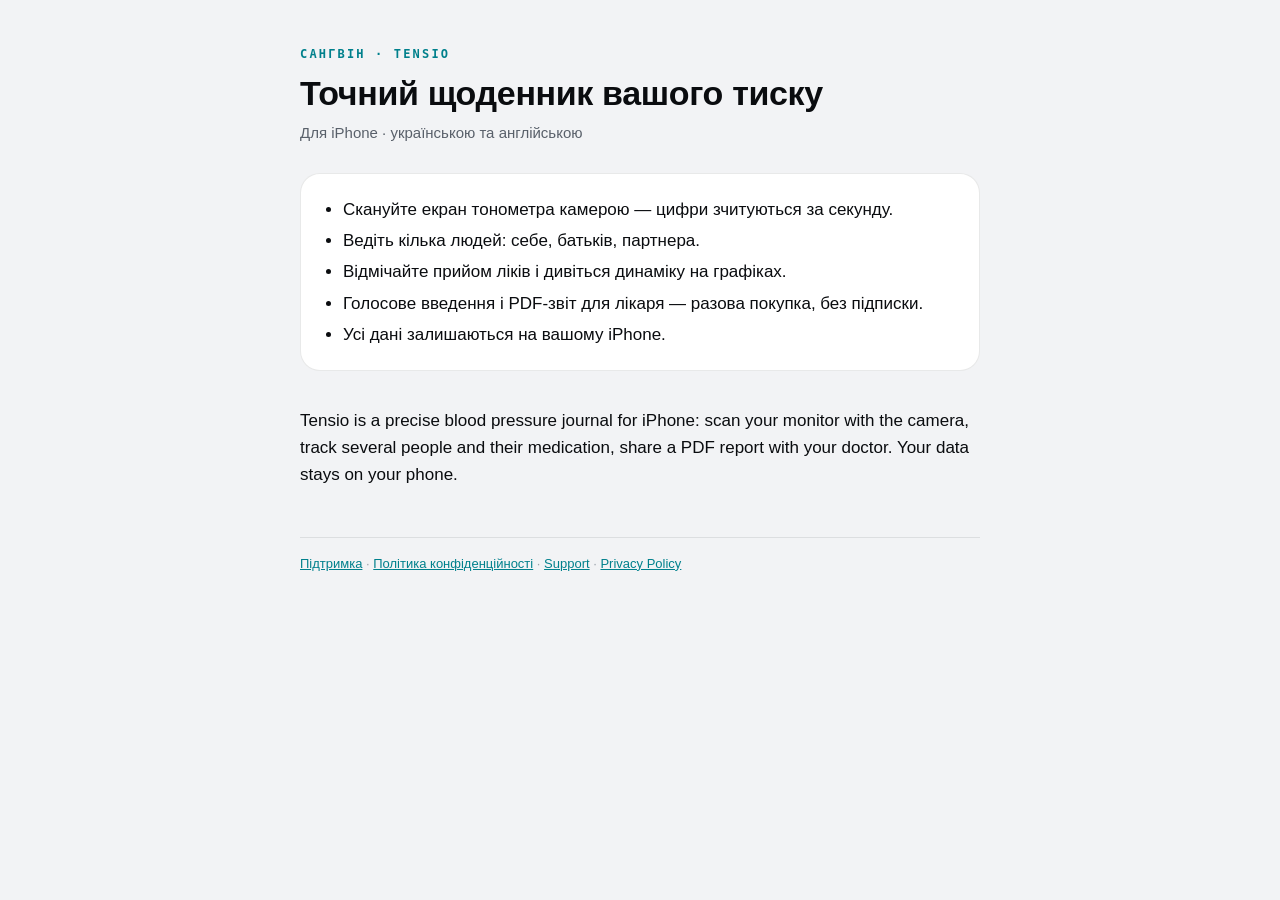
<file: index.html>
<!doctype html>
<html lang="uk">
<head>
  <meta charset="utf-8">
  <meta name="viewport" content="width=device-width, initial-scale=1">
  <title>Сангвін — щоденник тиску</title>
  <meta name="description" content="Сангвін (Tensio) — точний щоденник артеріального тиску для iPhone. Скануйте тонометр камерою, диктуйте або вводьте цифри. Дані залишаються на вашому телефоні.">
  <link rel="stylesheet" href="style.css">
</head>
<body>
<main>
  <div class="eyebrow">Сангвін · Tensio</div>
  <h1>Точний щоденник вашого тиску</h1>
  <p class="meta">Для iPhone · українською та англійською</p>

  <div class="summary">
    <ul>
      <li>Скануйте екран тонометра камерою — цифри зчитуються за секунду.</li>
      <li>Ведіть кілька людей: себе, батьків, партнера.</li>
      <li>Відмічайте прийом ліків і дивіться динаміку на графіках.</li>
      <li>Голосове введення і PDF-звіт для лікаря — разова покупка, без підписки.</li>
      <li>Усі дані залишаються на вашому iPhone.</li>
    </ul>
  </div>

  <p lang="en">Tensio is a precise blood pressure journal for iPhone: scan your monitor with the camera, track several people and their medication, share a PDF report with your doctor. Your data stays on your phone.</p>

  <footer>
    <a href="support/">Підтримка</a> · <a href="privacy/">Політика конфіденційності</a> ·
    <a href="support/en.html">Support</a> · <a href="privacy/en.html">Privacy Policy</a>
  </footer>
</main>
</body>
</html>
</file>
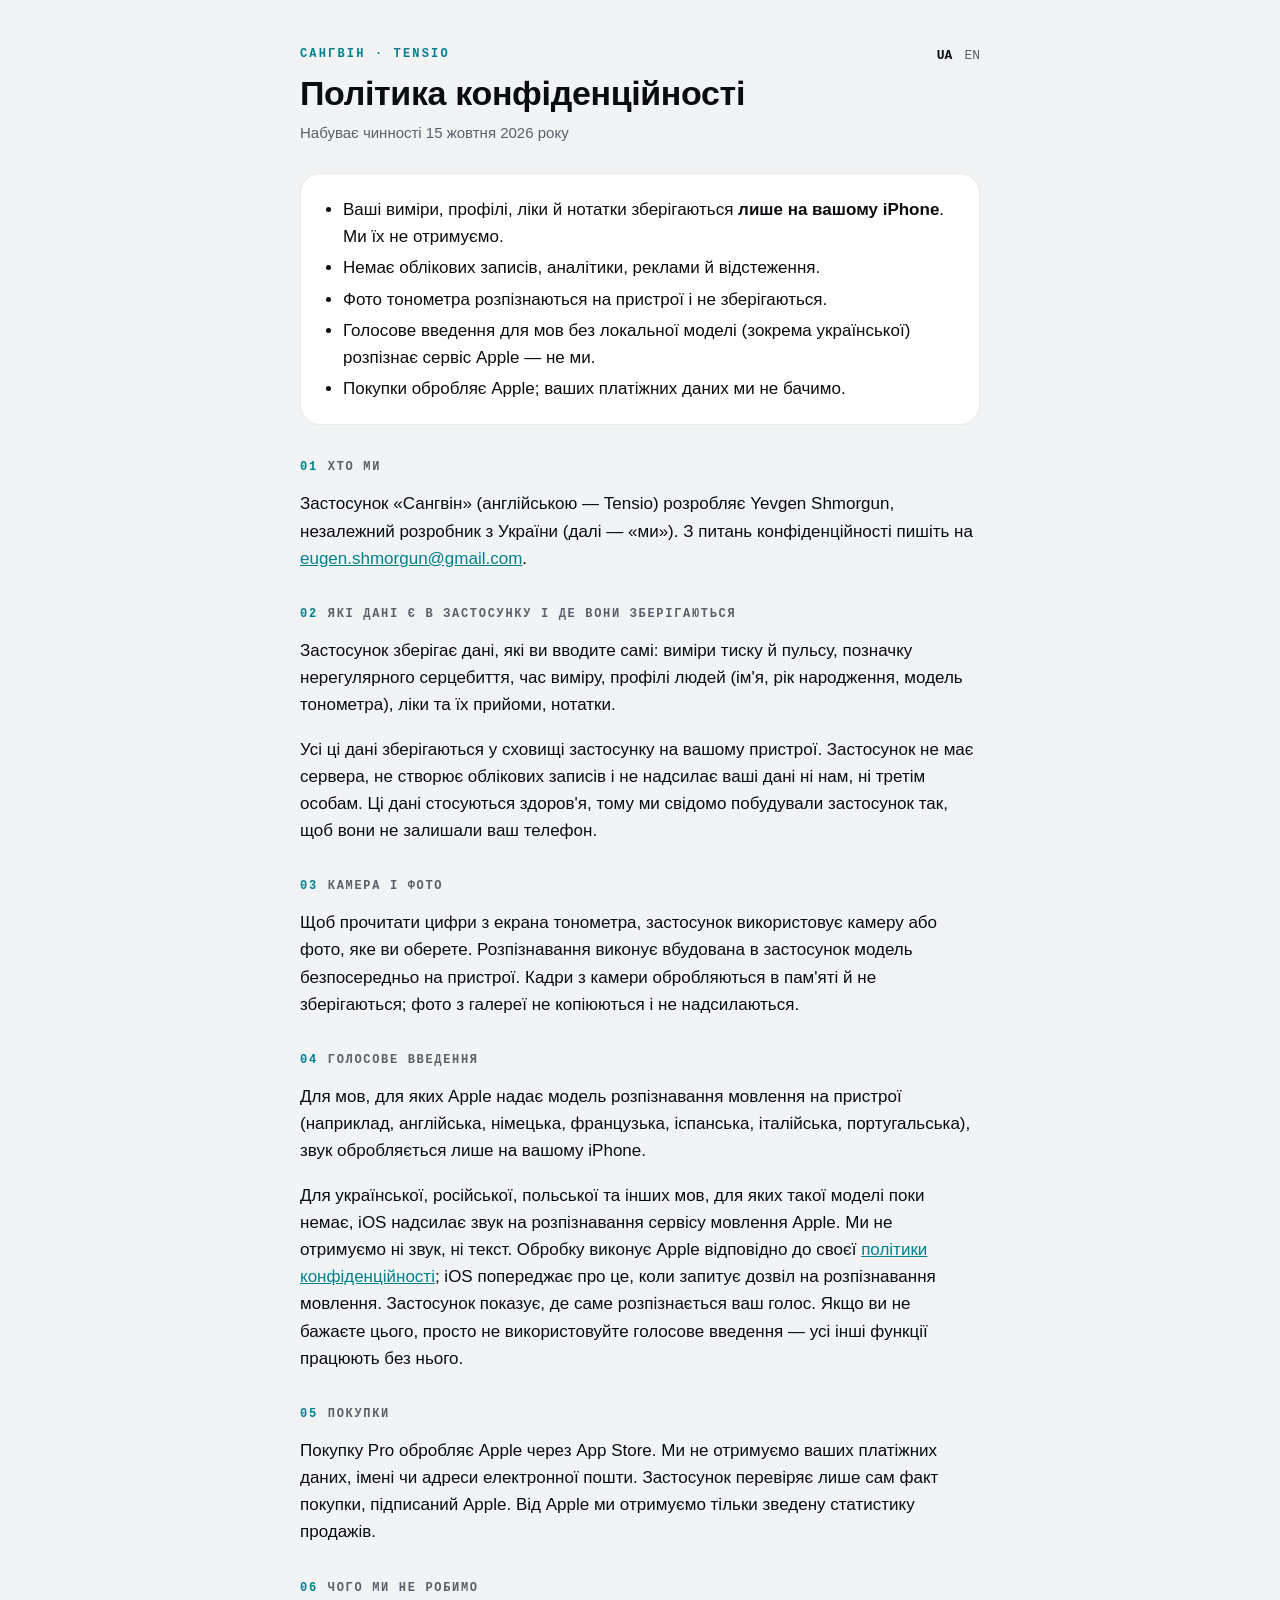
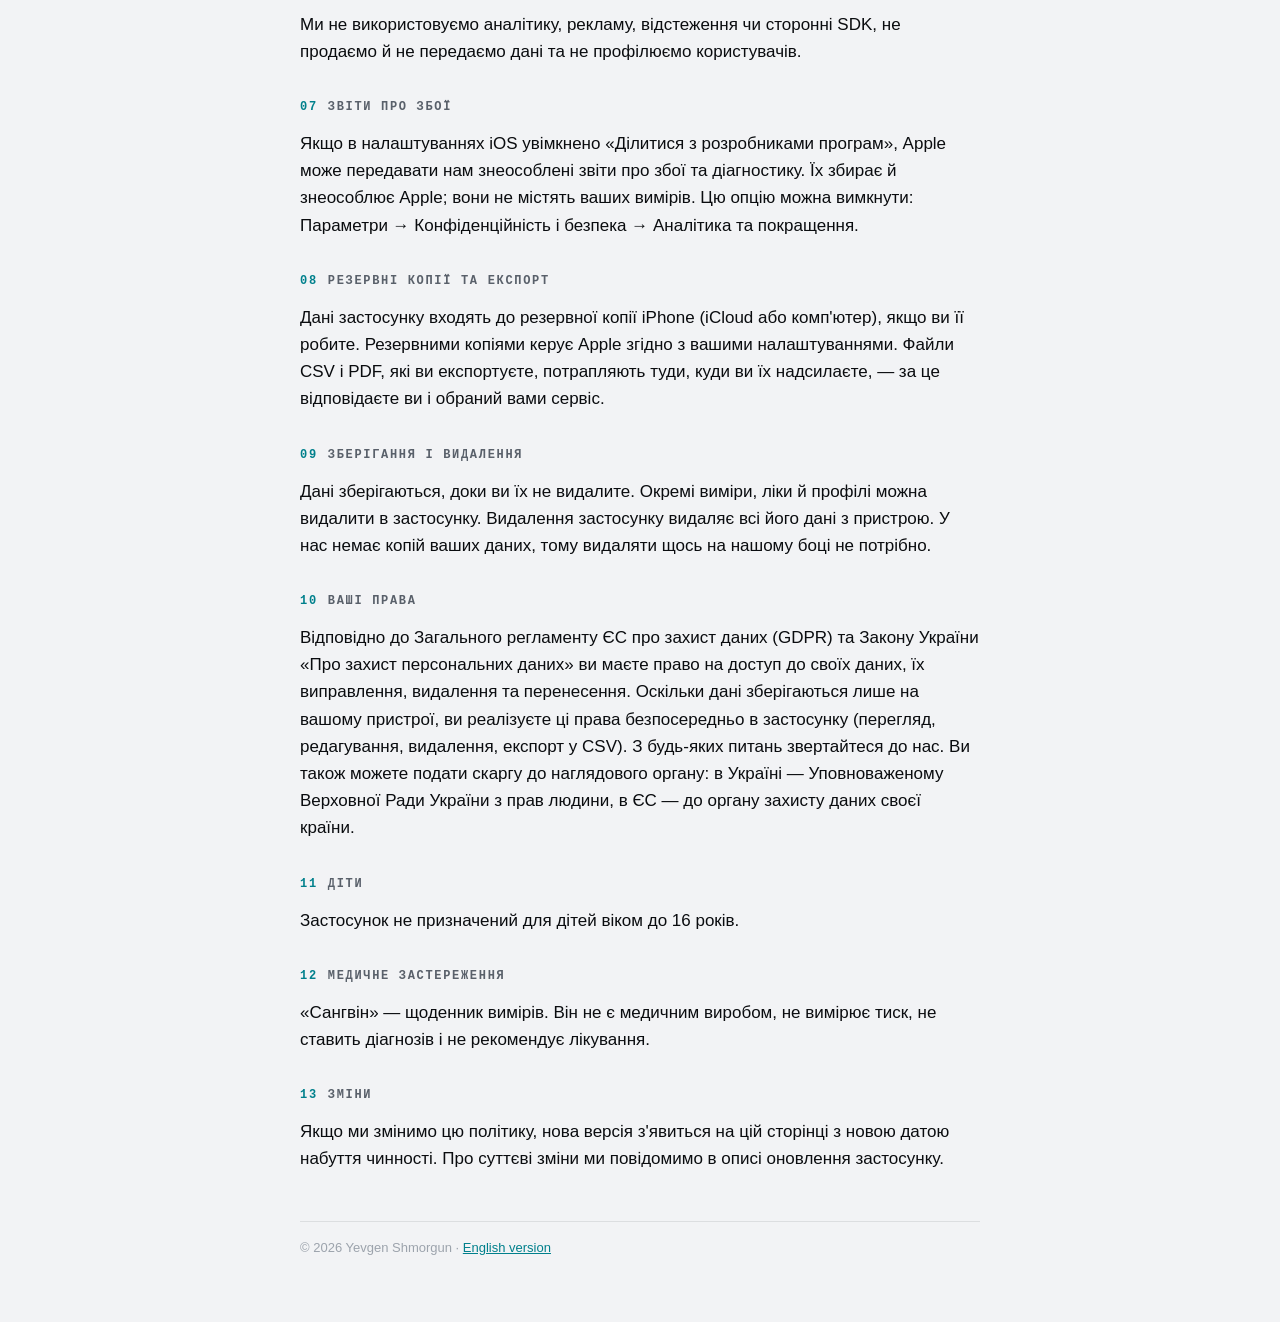
<file: privacy/index.html>
<!doctype html>
<html lang="uk">
<head>
  <meta charset="utf-8">
  <meta name="viewport" content="width=device-width, initial-scale=1">
  <title>Політика конфіденційності — Сангвін</title>
  <meta name="description" content="Як застосунок Сангвін (Tensio) поводиться з вашими даними: виміри зберігаються лише на вашому iPhone.">
  <link rel="alternate" hreflang="en" href="en.html">
  <link rel="stylesheet" href="../style.css">
</head>
<body>
<main>
  <nav class="lang"><a href="index.html" aria-current="page">UA</a><a href="en.html">EN</a></nav>
  <div class="eyebrow">Сангвін · Tensio</div>
  <h1>Політика конфіденційності</h1>
  <p class="meta">Набуває чинності 15 жовтня 2026 року</p>

  <div class="summary">
    <ul>
      <li>Ваші виміри, профілі, ліки й нотатки зберігаються <strong>лише на вашому iPhone</strong>. Ми їх не отримуємо.</li>
      <li>Немає облікових записів, аналітики, реклами й відстеження.</li>
      <li>Фото тонометра розпізнаються на пристрої і не зберігаються.</li>
      <li>Голосове введення для мов без локальної моделі (зокрема української) розпізнає сервіс Apple — не ми.</li>
      <li>Покупки обробляє Apple; ваших платіжних даних ми не бачимо.</li>
    </ul>
  </div>

  <h2><span class="n">01</span> Хто ми</h2>
  <p>Застосунок «Сангвін» (англійською — Tensio) розробляє Yevgen Shmorgun, незалежний розробник з України (далі — «ми»). З питань конфіденційності пишіть на <a href="mailto:eugen.shmorgun@gmail.com">eugen.shmorgun@gmail.com</a>.</p>

  <h2><span class="n">02</span> Які дані є в застосунку і де вони зберігаються</h2>
  <p>Застосунок зберігає дані, які ви вводите самі: виміри тиску й пульсу, позначку нерегулярного серцебиття, час виміру, профілі людей (ім'я, рік народження, модель тонометра), ліки та їх прийоми, нотатки.</p>
  <p>Усі ці дані зберігаються у сховищі застосунку на вашому пристрої. Застосунок не має сервера, не створює облікових записів і не надсилає ваші дані ні нам, ні третім особам. Ці дані стосуються здоров'я, тому ми свідомо побудували застосунок так, щоб вони не залишали ваш телефон.</p>

  <h2><span class="n">03</span> Камера і фото</h2>
  <p>Щоб прочитати цифри з екрана тонометра, застосунок використовує камеру або фото, яке ви оберете. Розпізнавання виконує вбудована в застосунок модель безпосередньо на пристрої. Кадри з камери обробляються в пам'яті й не зберігаються; фото з галереї не копіюються і не надсилаються.</p>

  <h2><span class="n">04</span> Голосове введення</h2>
  <p>Для мов, для яких Apple надає модель розпізнавання мовлення на пристрої (наприклад, англійська, німецька, французька, іспанська, італійська, португальська), звук обробляється лише на вашому iPhone.</p>
  <p>Для української, російської, польської та інших мов, для яких такої моделі поки немає, iOS надсилає звук на розпізнавання сервісу мовлення Apple. Ми не отримуємо ні звук, ні текст. Обробку виконує Apple відповідно до своєї <a href="https://www.apple.com/legal/privacy/">політики конфіденційності</a>; iOS попереджає про це, коли запитує дозвіл на розпізнавання мовлення. Застосунок показує, де саме розпізнається ваш голос. Якщо ви не бажаєте цього, просто не використовуйте голосове введення — усі інші функції працюють без нього.</p>

  <h2><span class="n">05</span> Покупки</h2>
  <p>Покупку Pro обробляє Apple через App Store. Ми не отримуємо ваших платіжних даних, імені чи адреси електронної пошти. Застосунок перевіряє лише сам факт покупки, підписаний Apple. Від Apple ми отримуємо тільки зведену статистику продажів.</p>

  <h2><span class="n">06</span> Чого ми не робимо</h2>
  <p>Ми не використовуємо аналітику, рекламу, відстеження чи сторонні SDK, не продаємо й не передаємо дані та не профілюємо користувачів.</p>

  <h2><span class="n">07</span> Звіти про збої</h2>
  <p>Якщо в налаштуваннях iOS увімкнено «Ділитися з розробниками програм», Apple може передавати нам знеособлені звіти про збої та діагностику. Їх збирає й знеособлює Apple; вони не містять ваших вимірів. Цю опцію можна вимкнути: Параметри → Конфіденційність і безпека → Аналітика та покращення.</p>

  <h2><span class="n">08</span> Резервні копії та експорт</h2>
  <p>Дані застосунку входять до резервної копії iPhone (iCloud або комп'ютер), якщо ви її робите. Резервними копіями керує Apple згідно з вашими налаштуваннями. Файли CSV і PDF, які ви експортуєте, потрапляють туди, куди ви їх надсилаєте, — за це відповідаєте ви і обраний вами сервіс.</p>

  <h2><span class="n">09</span> Зберігання і видалення</h2>
  <p>Дані зберігаються, доки ви їх не видалите. Окремі виміри, ліки й профілі можна видалити в застосунку. Видалення застосунку видаляє всі його дані з пристрою. У нас немає копій ваших даних, тому видаляти щось на нашому боці не потрібно.</p>

  <h2><span class="n">10</span> Ваші права</h2>
  <p>Відповідно до Загального регламенту ЄС про захист даних (GDPR) та Закону України «Про захист персональних даних» ви маєте право на доступ до своїх даних, їх виправлення, видалення та перенесення. Оскільки дані зберігаються лише на вашому пристрої, ви реалізуєте ці права безпосередньо в застосунку (перегляд, редагування, видалення, експорт у CSV). З будь-яких питань звертайтеся до нас. Ви також можете подати скаргу до наглядового органу: в Україні — Уповноваженому Верховної Ради України з прав людини, в ЄС — до органу захисту даних своєї країни.</p>

  <h2><span class="n">11</span> Діти</h2>
  <p>Застосунок не призначений для дітей віком до 16 років.</p>

  <h2><span class="n">12</span> Медичне застереження</h2>
  <p>«Сангвін» — щоденник вимірів. Він не є медичним виробом, не вимірює тиск, не ставить діагнозів і не рекомендує лікування.</p>

  <h2><span class="n">13</span> Зміни</h2>
  <p>Якщо ми змінимо цю політику, нова версія з'явиться на цій сторінці з новою датою набуття чинності. Про суттєві зміни ми повідомимо в описі оновлення застосунку.</p>

  <footer>© 2026 Yevgen Shmorgun · <a href="en.html">English version</a></footer>
</main>
</body>
</html>
</file>
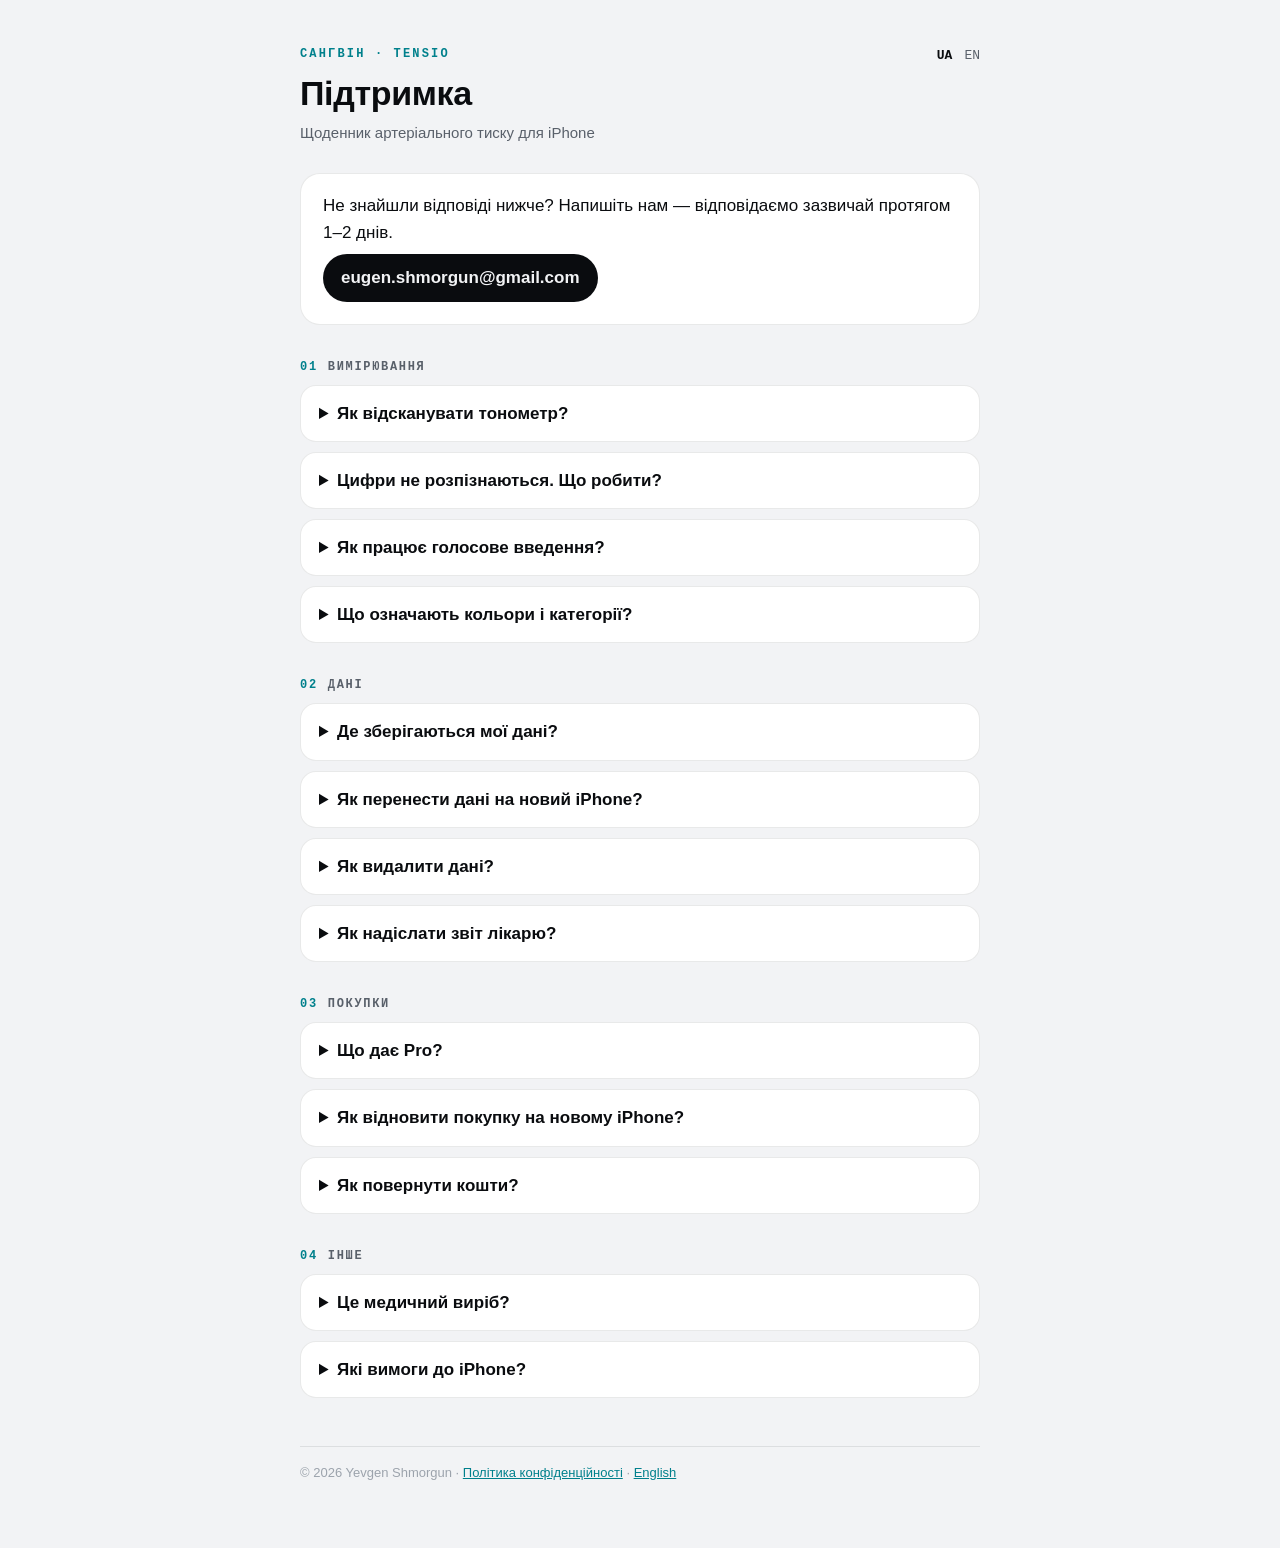
<file: support/index.html>
<!doctype html>
<html lang="uk">
<head>
  <meta charset="utf-8">
  <meta name="viewport" content="width=device-width, initial-scale=1">
  <title>Підтримка — Сангвін</title>
  <meta name="description" content="Відповіді на часті запитання про застосунок Сангвін (Tensio) і контакт для звернень.">
  <link rel="alternate" hreflang="en" href="en.html">
  <link rel="stylesheet" href="../style.css">
</head>
<body>
<main>
  <nav class="lang"><a href="index.html" aria-current="page">UA</a><a href="en.html">EN</a></nav>
  <div class="eyebrow">Сангвін · Tensio</div>
  <h1>Підтримка</h1>
  <p class="meta">Щоденник артеріального тиску для iPhone</p>

  <div class="summary">
    <p style="margin: 0">Не знайшли відповіді нижче? Напишіть нам — відповідаємо зазвичай протягом 1–2 днів.</p>
    <a class="contact" href="mailto:eugen.shmorgun@gmail.com?subject=Сангвін%20—%20підтримка">eugen.shmorgun@gmail.com</a>
  </div>

  <h2><span class="n">01</span> Вимірювання</h2>
  <details>
    <summary>Як відсканувати тонометр?</summary>
    <p>Натисніть «Сканувати тонометр» і наведіть рамку на екран тонометра. Тримайте телефон нерухомо 1–2 секунди: коли кілька кадрів поспіль покажуть однакові цифри, значення зафіксуються, а телефон коротко завібрує. Потім перевірте цифри й збережіть вимір.</p>
  </details>
  <details>
    <summary>Цифри не розпізнаються. Що робити?</summary>
    <p>Спробуйте тримати телефон рівно навпроти екрана, на відстані 15–30 см, без відблисків від лампи чи вікна. У темряві увімкніть ліхтарик кнопкою вгорі екрана. Можна також обрати фото з галереї або ввести цифри вручну. Якщо ваш тонометр не розпізнається зовсім, надішліть нам його фото і назву моделі — це допоможе покращити розпізнавання (лише якщо ви самі цього хочете).</p>
  </details>
  <details>
    <summary>Як працює голосове введення?</summary>
    <p>Натисніть кнопку з хвилею і скажіть, наприклад: «сто тридцять на вісімдесят п'ять, пульс сімдесят два». Для англійської, німецької, французької та інших мов із локальною моделлю розпізнавання відбувається на iPhone; для української та російської — сервісом мовлення Apple. Голосове введення входить у Pro.</p>
  </details>
  <details>
    <summary>Що означають кольори і категорії?</summary>
    <p>Кольори показують довідкові діапазони офісного тиску за настановами ESC/ESH 2023. Це не діагноз: домашні виміри зазвичай нижчі, а оцінку робить лікар.</p>
  </details>

  <h2><span class="n">02</span> Дані</h2>
  <details>
    <summary>Де зберігаються мої дані?</summary>
    <p>Лише на вашому iPhone. Застосунок не має сервера і не надсилає ваші виміри ні нам, ні комусь іншому. Детальніше — у <a href="../privacy/">політиці конфіденційності</a>.</p>
  </details>
  <details>
    <summary>Як перенести дані на новий iPhone?</summary>
    <p>Дані переносяться разом із резервною копією iPhone (iCloud або комп'ютер) чи під час прямого перенесення на новий телефон. Окремо можна зберегти копію: Профіль → Експорт CSV.</p>
  </details>
  <details>
    <summary>Як видалити дані?</summary>
    <p>Окремий вимір — відкрийте його в журналі й натисніть «Видалити вимір». Людину з усіма її вимірами — Профіль → Змінити → «Видалити людину». Видалення застосунку видаляє всі дані з пристрою.</p>
  </details>
  <details>
    <summary>Як надіслати звіт лікарю?</summary>
    <p>Динаміка → «Звіт для лікаря»: оберіть період і натисніть «Поділитися» — PDF можна надіслати в месенджер чи поштою або роздрукувати. Звіт входить у Pro.</p>
  </details>

  <h2><span class="n">03</span> Покупки</h2>
  <details>
    <summary>Що дає Pro?</summary>
    <p>Голосове введення і PDF-звіт для лікаря. Pro купується один раз, без підписки. Ручне введення, сканування тонометра, графіки й облік ліків безкоштовні.</p>
  </details>
  <details>
    <summary>Як відновити покупку на новому iPhone?</summary>
    <p>Увійдіть у той самий Apple ID — покупка відновиться автоматично. Якщо ні, відкрийте екран Pro і натисніть «Відновити покупки».</p>
  </details>
  <details>
    <summary>Як повернути кошти?</summary>
    <p>Повернення коштів обробляє Apple: <a href="https://reportaproblem.apple.com">reportaproblem.apple.com</a>.</p>
  </details>

  <h2><span class="n">04</span> Інше</h2>
  <details>
    <summary>Це медичний виріб?</summary>
    <p>Ні. «Сангвін» — щоденник вимірів. Він не вимірює тиск, не ставить діагнозів і не рекомендує лікування. Обговорюйте свої виміри з лікарем.</p>
  </details>
  <details>
    <summary>Які вимоги до iPhone?</summary>
    <p>iOS 18 або новіша.</p>
  </details>

  <footer>© 2026 Yevgen Shmorgun · <a href="../privacy/">Політика конфіденційності</a> · <a href="en.html">English</a></footer>
</main>
</body>
</html>
</file>
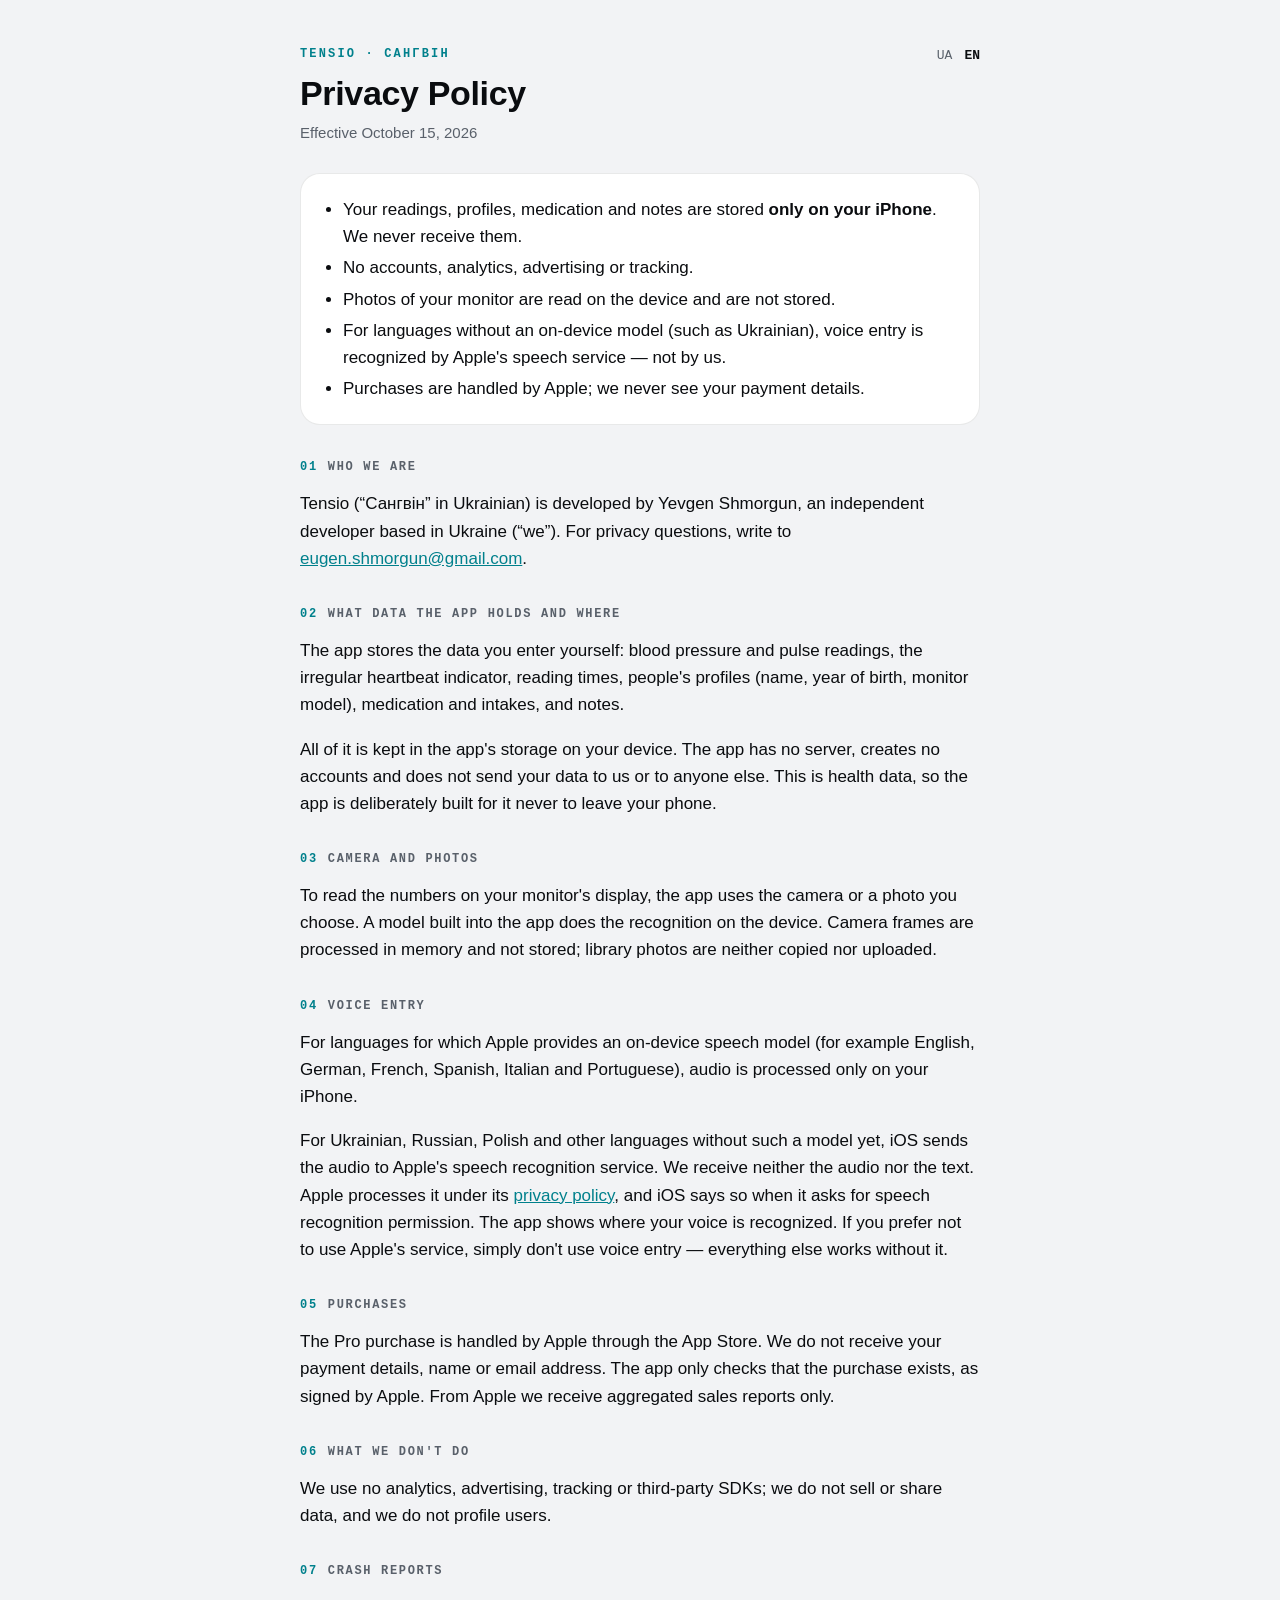
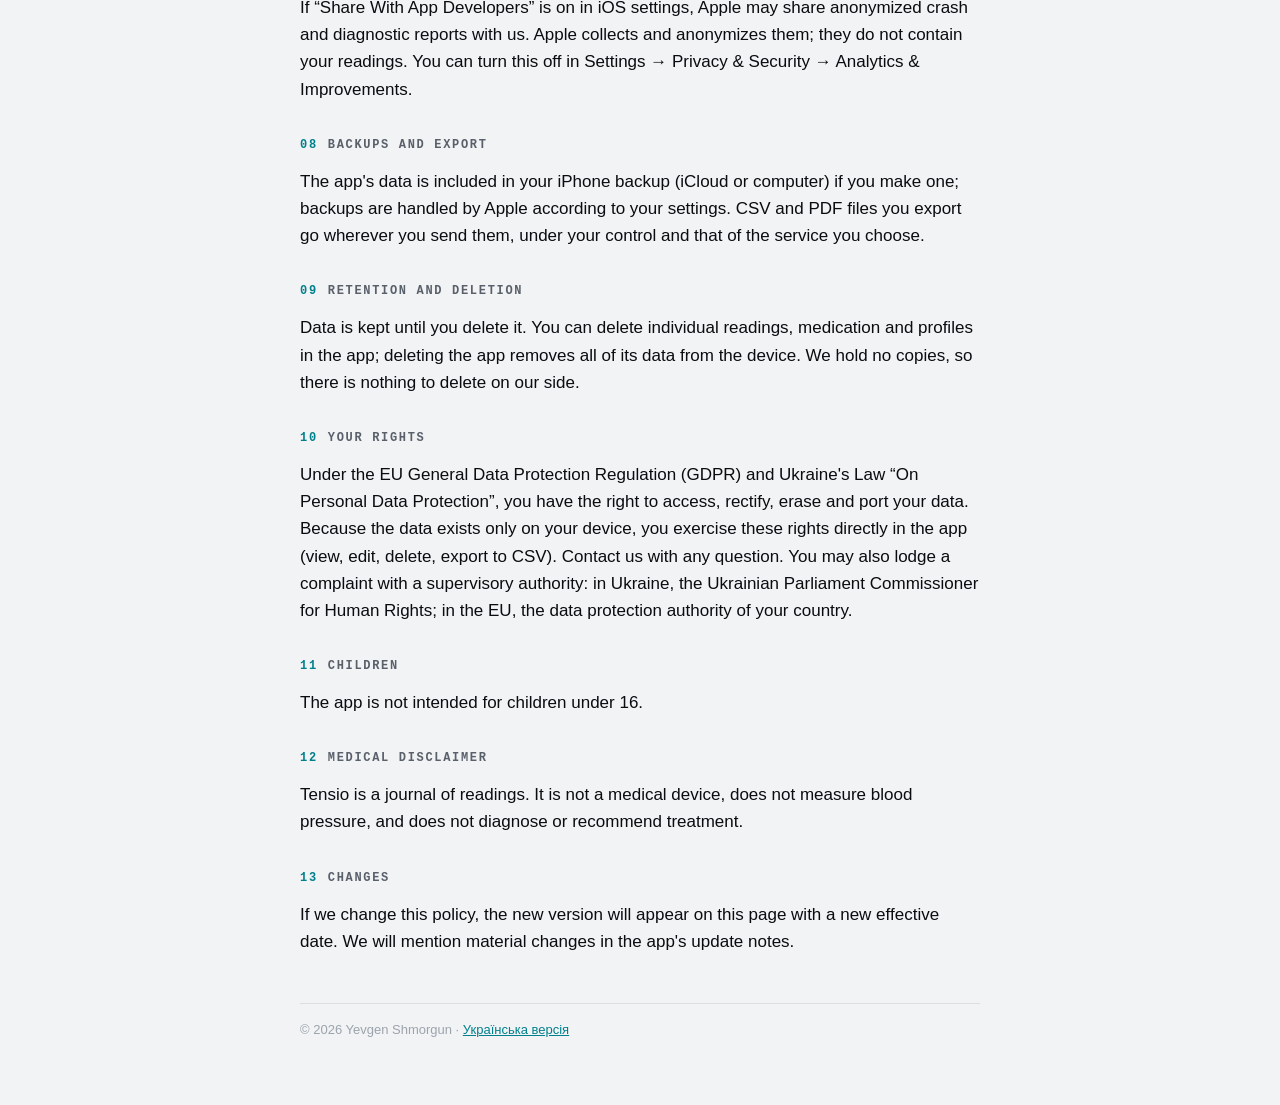
<file: privacy/en.html>
<!doctype html>
<html lang="en">
<head>
  <meta charset="utf-8">
  <meta name="viewport" content="width=device-width, initial-scale=1">
  <title>Privacy Policy — Tensio</title>
  <meta name="description" content="How Tensio handles your data: your readings stay on your iPhone.">
  <link rel="alternate" hreflang="uk" href="index.html">
  <link rel="stylesheet" href="../style.css">
</head>
<body>
<main>
  <nav class="lang"><a href="index.html">UA</a><a href="en.html" aria-current="page">EN</a></nav>
  <div class="eyebrow">Tensio · Сангвін</div>
  <h1>Privacy Policy</h1>
  <p class="meta">Effective October 15, 2026</p>

  <div class="summary">
    <ul>
      <li>Your readings, profiles, medication and notes are stored <strong>only on your iPhone</strong>. We never receive them.</li>
      <li>No accounts, analytics, advertising or tracking.</li>
      <li>Photos of your monitor are read on the device and are not stored.</li>
      <li>For languages without an on-device model (such as Ukrainian), voice entry is recognized by Apple's speech service — not by us.</li>
      <li>Purchases are handled by Apple; we never see your payment details.</li>
    </ul>
  </div>

  <h2><span class="n">01</span> Who we are</h2>
  <p>Tensio (“Сангвін” in Ukrainian) is developed by Yevgen Shmorgun, an independent developer based in Ukraine (“we”). For privacy questions, write to <a href="mailto:eugen.shmorgun@gmail.com">eugen.shmorgun@gmail.com</a>.</p>

  <h2><span class="n">02</span> What data the app holds and where</h2>
  <p>The app stores the data you enter yourself: blood pressure and pulse readings, the irregular heartbeat indicator, reading times, people's profiles (name, year of birth, monitor model), medication and intakes, and notes.</p>
  <p>All of it is kept in the app's storage on your device. The app has no server, creates no accounts and does not send your data to us or to anyone else. This is health data, so the app is deliberately built for it never to leave your phone.</p>

  <h2><span class="n">03</span> Camera and photos</h2>
  <p>To read the numbers on your monitor's display, the app uses the camera or a photo you choose. A model built into the app does the recognition on the device. Camera frames are processed in memory and not stored; library photos are neither copied nor uploaded.</p>

  <h2><span class="n">04</span> Voice entry</h2>
  <p>For languages for which Apple provides an on-device speech model (for example English, German, French, Spanish, Italian and Portuguese), audio is processed only on your iPhone.</p>
  <p>For Ukrainian, Russian, Polish and other languages without such a model yet, iOS sends the audio to Apple's speech recognition service. We receive neither the audio nor the text. Apple processes it under its <a href="https://www.apple.com/legal/privacy/">privacy policy</a>, and iOS says so when it asks for speech recognition permission. The app shows where your voice is recognized. If you prefer not to use Apple's service, simply don't use voice entry — everything else works without it.</p>

  <h2><span class="n">05</span> Purchases</h2>
  <p>The Pro purchase is handled by Apple through the App Store. We do not receive your payment details, name or email address. The app only checks that the purchase exists, as signed by Apple. From Apple we receive aggregated sales reports only.</p>

  <h2><span class="n">06</span> What we don't do</h2>
  <p>We use no analytics, advertising, tracking or third-party SDKs; we do not sell or share data, and we do not profile users.</p>

  <h2><span class="n">07</span> Crash reports</h2>
  <p>If “Share With App Developers” is on in iOS settings, Apple may share anonymized crash and diagnostic reports with us. Apple collects and anonymizes them; they do not contain your readings. You can turn this off in Settings → Privacy &amp; Security → Analytics &amp; Improvements.</p>

  <h2><span class="n">08</span> Backups and export</h2>
  <p>The app's data is included in your iPhone backup (iCloud or computer) if you make one; backups are handled by Apple according to your settings. CSV and PDF files you export go wherever you send them, under your control and that of the service you choose.</p>

  <h2><span class="n">09</span> Retention and deletion</h2>
  <p>Data is kept until you delete it. You can delete individual readings, medication and profiles in the app; deleting the app removes all of its data from the device. We hold no copies, so there is nothing to delete on our side.</p>

  <h2><span class="n">10</span> Your rights</h2>
  <p>Under the EU General Data Protection Regulation (GDPR) and Ukraine's Law “On Personal Data Protection”, you have the right to access, rectify, erase and port your data. Because the data exists only on your device, you exercise these rights directly in the app (view, edit, delete, export to CSV). Contact us with any question. You may also lodge a complaint with a supervisory authority: in Ukraine, the Ukrainian Parliament Commissioner for Human Rights; in the EU, the data protection authority of your country.</p>

  <h2><span class="n">11</span> Children</h2>
  <p>The app is not intended for children under 16.</p>

  <h2><span class="n">12</span> Medical disclaimer</h2>
  <p>Tensio is a journal of readings. It is not a medical device, does not measure blood pressure, and does not diagnose or recommend treatment.</p>

  <h2><span class="n">13</span> Changes</h2>
  <p>If we change this policy, the new version will appear on this page with a new effective date. We will mention material changes in the app's update notes.</p>

  <footer>© 2026 Yevgen Shmorgun · <a href="index.html">Українська версія</a></footer>
</main>
</body>
</html>
</file>
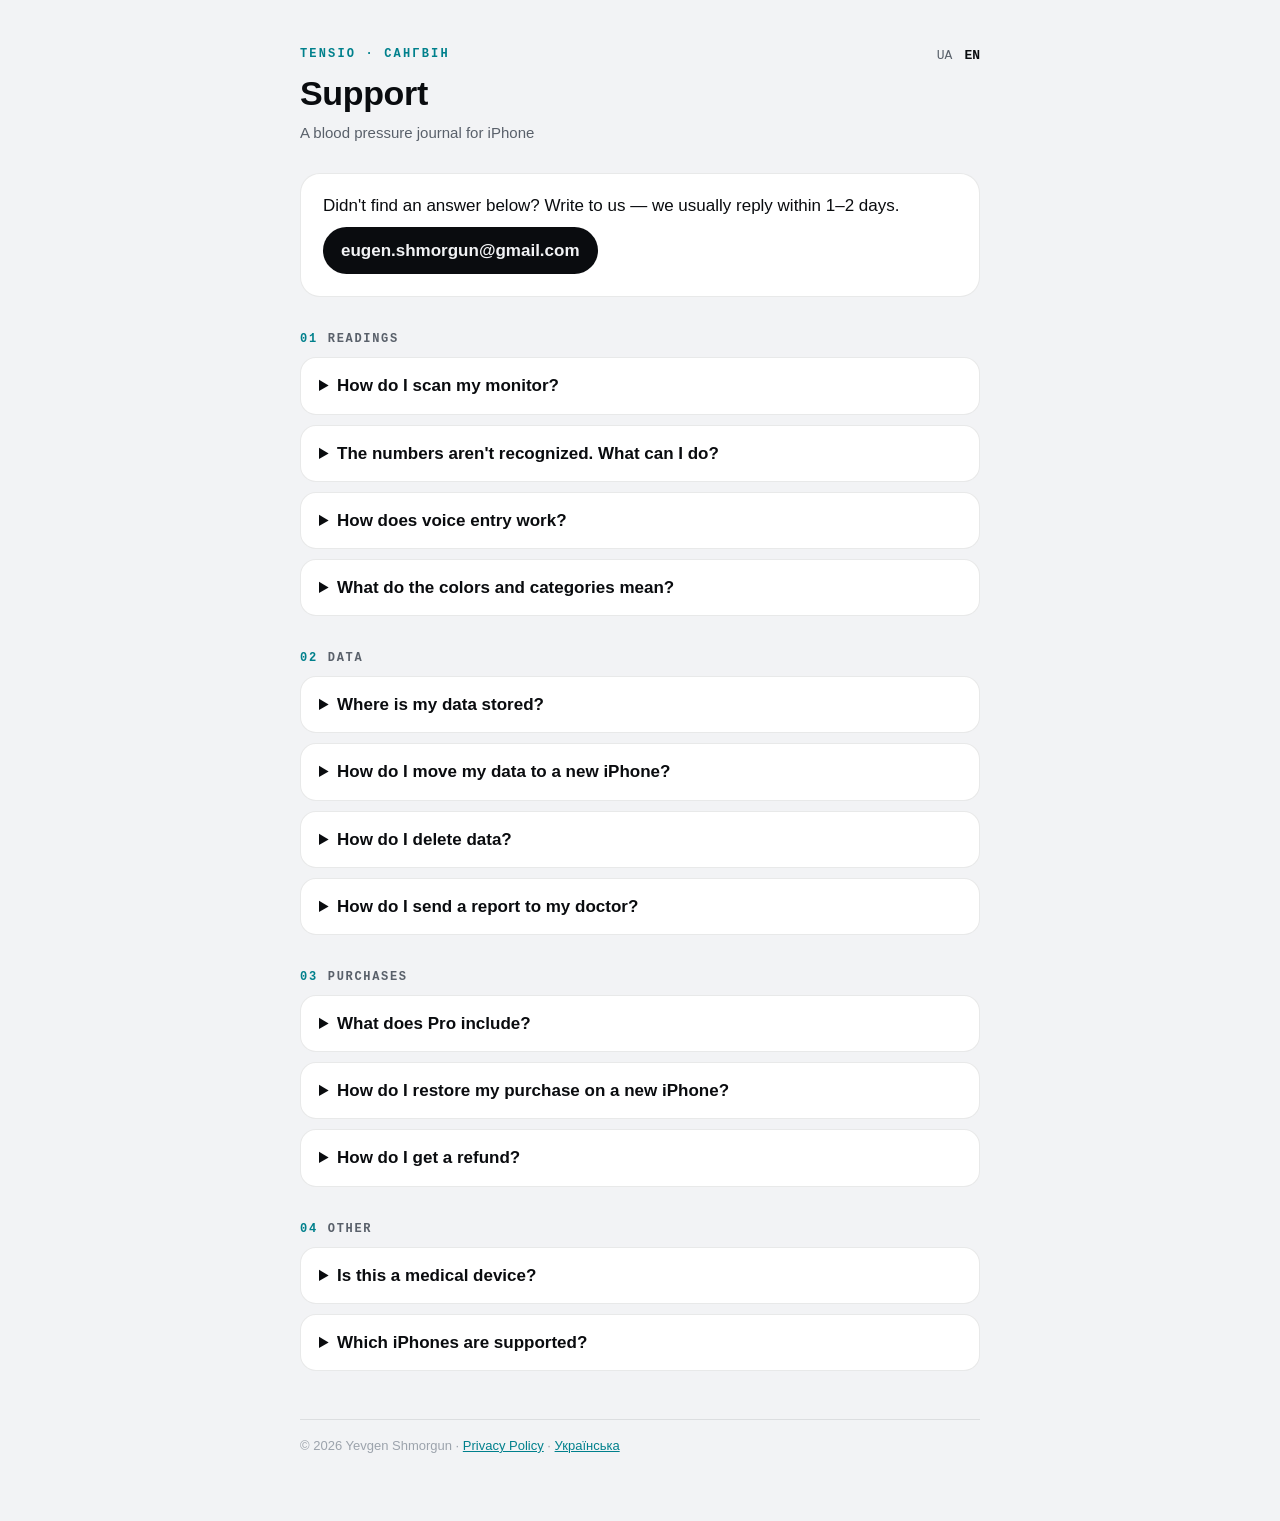
<file: support/en.html>
<!doctype html>
<html lang="en">
<head>
  <meta charset="utf-8">
  <meta name="viewport" content="width=device-width, initial-scale=1">
  <title>Support — Tensio</title>
  <meta name="description" content="Answers to common questions about Tensio and how to contact us.">
  <link rel="alternate" hreflang="uk" href="index.html">
  <link rel="stylesheet" href="../style.css">
</head>
<body>
<main>
  <nav class="lang"><a href="index.html">UA</a><a href="en.html" aria-current="page">EN</a></nav>
  <div class="eyebrow">Tensio · Сангвін</div>
  <h1>Support</h1>
  <p class="meta">A blood pressure journal for iPhone</p>

  <div class="summary">
    <p style="margin: 0">Didn't find an answer below? Write to us — we usually reply within 1–2 days.</p>
    <a class="contact" href="mailto:eugen.shmorgun@gmail.com?subject=Tensio%20support">eugen.shmorgun@gmail.com</a>
  </div>

  <h2><span class="n">01</span> Readings</h2>
  <details>
    <summary>How do I scan my monitor?</summary>
    <p>Tap “Scan monitor” and point the frame at your monitor's display. Hold the phone still for a second or two: once several frames in a row show the same numbers, the values lock in and the phone gives a short vibration. Then check the numbers and save the reading.</p>
  </details>
  <details>
    <summary>The numbers aren't recognized. What can I do?</summary>
    <p>Hold the phone straight in front of the display, 15–30 cm away, without glare from a lamp or window. In the dark, turn on the light with the button at the top. You can also choose a photo from your library or type the numbers. If your monitor isn't recognized at all, send us a photo of it with the model name — it helps improve recognition (only if you want to).</p>
  </details>
  <details>
    <summary>How does voice entry work?</summary>
    <p>Tap the wave button and say, for example, “one thirty over eighty-five, pulse seventy-two”. English, German, French and other languages with an on-device model are recognized on the iPhone; Ukrainian and Russian are recognized by Apple's speech service. Voice entry is part of Pro.</p>
  </details>
  <details>
    <summary>What do the colors and categories mean?</summary>
    <p>Colors show reference ranges for office blood pressure from the 2023 ESC/ESH guidelines. They are not a diagnosis: home readings are usually lower, and interpretation is up to your doctor.</p>
  </details>

  <h2><span class="n">02</span> Data</h2>
  <details>
    <summary>Where is my data stored?</summary>
    <p>Only on your iPhone. The app has no server and does not send your readings to us or anyone else. See the <a href="../privacy/en.html">privacy policy</a> for details.</p>
  </details>
  <details>
    <summary>How do I move my data to a new iPhone?</summary>
    <p>Your data moves with your iPhone backup (iCloud or computer) or a direct transfer to the new phone. You can also keep a separate copy: Profile → Export CSV.</p>
  </details>
  <details>
    <summary>How do I delete data?</summary>
    <p>A single reading: open it in the journal and tap “Delete reading”. A person with all their readings: Profile → Edit → “Delete person”. Deleting the app removes all its data from the device.</p>
  </details>
  <details>
    <summary>How do I send a report to my doctor?</summary>
    <p>Trends → “Doctor report”: pick a period and tap Share — send the PDF by messenger or email, or print it. The report is part of Pro.</p>
  </details>

  <h2><span class="n">03</span> Purchases</h2>
  <details>
    <summary>What does Pro include?</summary>
    <p>Voice entry and the PDF doctor report. Pro is a one-time purchase, no subscription. Manual entry, monitor scanning, charts and medication tracking are free.</p>
  </details>
  <details>
    <summary>How do I restore my purchase on a new iPhone?</summary>
    <p>Sign in with the same Apple ID and the purchase restores automatically. If it doesn't, open the Pro screen and tap “Restore purchases”.</p>
  </details>
  <details>
    <summary>How do I get a refund?</summary>
    <p>Refunds are handled by Apple: <a href="https://reportaproblem.apple.com">reportaproblem.apple.com</a>.</p>
  </details>

  <h2><span class="n">04</span> Other</h2>
  <details>
    <summary>Is this a medical device?</summary>
    <p>No. Tensio is a journal of readings. It does not measure blood pressure, diagnose or recommend treatment. Discuss your readings with a doctor.</p>
  </details>
  <details>
    <summary>Which iPhones are supported?</summary>
    <p>iOS 18 or later.</p>
  </details>

  <footer>© 2026 Yevgen Shmorgun · <a href="../privacy/en.html">Privacy Policy</a> · <a href="index.html">Українська</a></footer>
</main>
</body>
</html>
</file>
<file: style.css>
:root {
  --canvas: #f2f3f5; --surface: #ffffff; --ink: #0a0c0f; --ink-2: #59606a; --ink-3: #9ca3ac;
  --hairline: rgba(10, 12, 15, 0.09); --signal: #00808c;
}
@media (prefers-color-scheme: dark) {
  :root:not([data-theme="light"]) {
    --canvas: #090b0e; --surface: #111419; --ink: #f1f3f6; --ink-2: #99a2ad; --ink-3: #58606a;
    --hairline: rgba(255, 255, 255, 0.09); --signal: #5be3ea;
  }
}
* { box-sizing: border-box; }
body {
  margin: 0; background: var(--canvas); color: var(--ink);
  font: 17px/1.6 -apple-system, BlinkMacSystemFont, "SF Pro Text", "Segoe UI", Roboto, sans-serif;
  -webkit-text-size-adjust: 100%;
}
main { max-width: 720px; margin: 0 auto; padding: 48px 20px 64px; }
.eyebrow {
  font: 600 12px/1 ui-monospace, "SF Mono", Menlo, monospace; letter-spacing: 0.18em;
  text-transform: uppercase; color: var(--signal);
}
nav.lang { float: right; font: 13px ui-monospace, "SF Mono", Menlo, monospace; }
nav.lang a { color: var(--ink-2); text-decoration: none; margin-left: 12px; }
nav.lang a[aria-current] { color: var(--ink); font-weight: 600; }
h1 { font-size: 34px; line-height: 1.15; margin: 14px 0 8px; font-stretch: expanded; letter-spacing: -0.01em; }
.meta { color: var(--ink-2); font-size: 15px; margin: 0 0 28px; }
.summary {
  background: var(--surface); border: 0.5px solid var(--hairline); border-radius: 20px;
  padding: 18px 22px; margin: 0 0 36px;
}
.summary ul { margin: 0; padding-left: 20px; }
.summary li { margin: 4px 0; }
h2 {
  font: 600 12px/1 ui-monospace, "SF Mono", Menlo, monospace; letter-spacing: 0.14em; text-transform: uppercase;
  color: var(--ink-2); margin: 36px 0 12px; display: flex; gap: 10px; align-items: center;
}
h2 .n { color: var(--signal); }
p, li { color: var(--ink); }
a { color: var(--signal); }
footer { margin-top: 48px; padding-top: 16px; border-top: 0.5px solid var(--hairline); color: var(--ink-3); font-size: 13px; }
@media (max-width: 480px) { h1 { font-size: 28px; } main { padding-top: 32px; } }
details {
  background: var(--surface); border: 0.5px solid var(--hairline); border-radius: 16px;
  padding: 14px 18px; margin: 10px 0;
}
details summary { cursor: pointer; font-weight: 600; }
details[open] summary { margin-bottom: 8px; }
.contact {
  display: inline-block; margin: 8px 0 4px; padding: 10px 18px; border-radius: 999px;
  background: var(--ink); color: var(--canvas); text-decoration: none; font-weight: 600;
}
</file>
